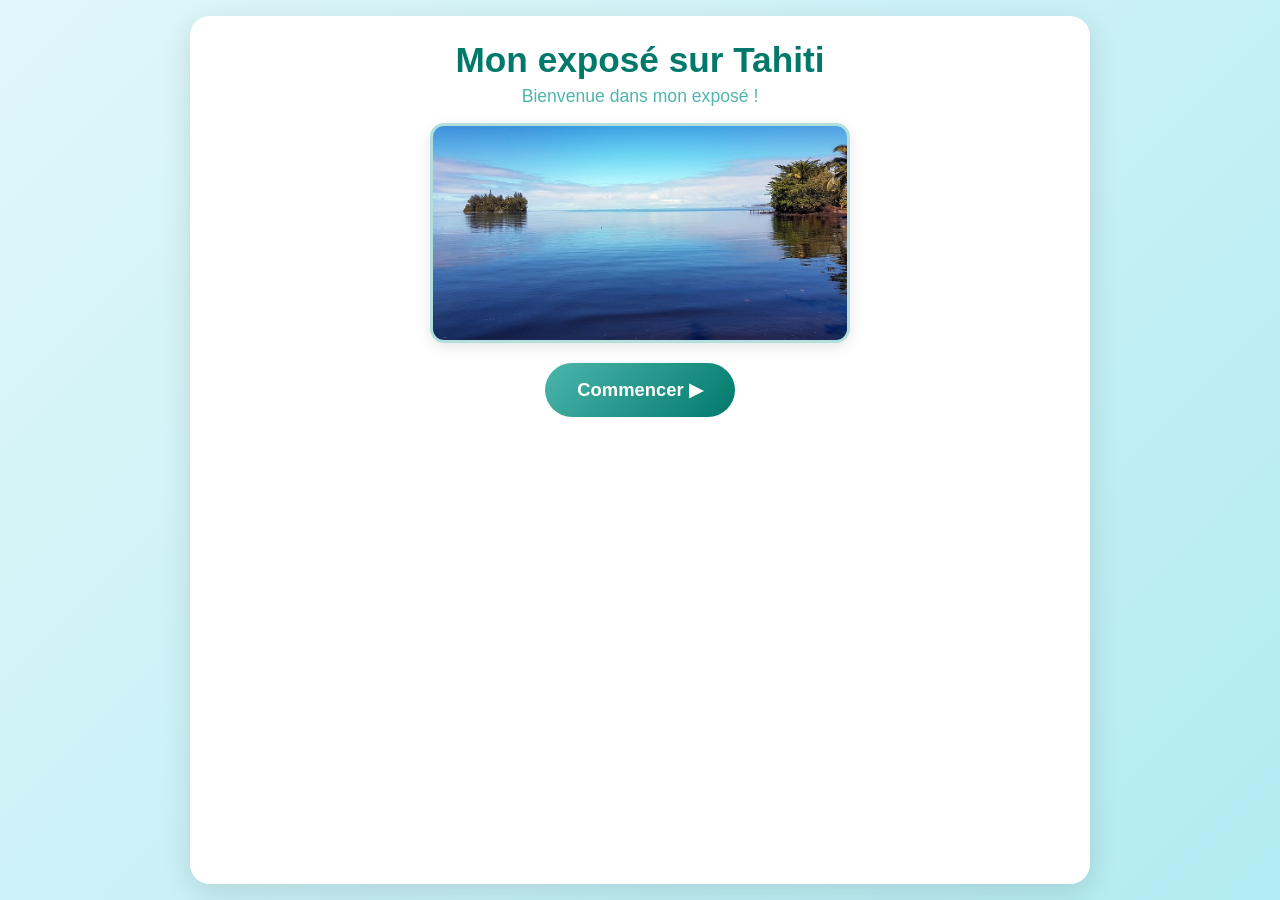
<file: index.html>
<!DOCTYPE html>
<html lang="fr">
<head>
  <meta charset="UTF-8">
  <meta name="viewport" content="width=device-width, initial-scale=1.0">
  <title>Mon exposé sur Tahiti</title>
  <link rel="stylesheet" href="style.css">
</head>
<body data-page="accueil">

  <div class="page">
    <h1 id="titre">Mon exposé sur Tahiti</h1>
    <p class="sous-titre" id="sous-titre">Bienvenue dans mon exposé !</p>

    <div class="image-solo">
      <img src="images/accueil_image1.jpg" alt="Tahiti">
    </div>

    <div class="accueil-nav">
      <a href="partie1.html" class="nav-btn btn-next">Commencer ▶</a>
    </div>
  </div>

  <script src="contenu.js"></script>
  <script src="script.js"></script>
</body>
</html>
</file>
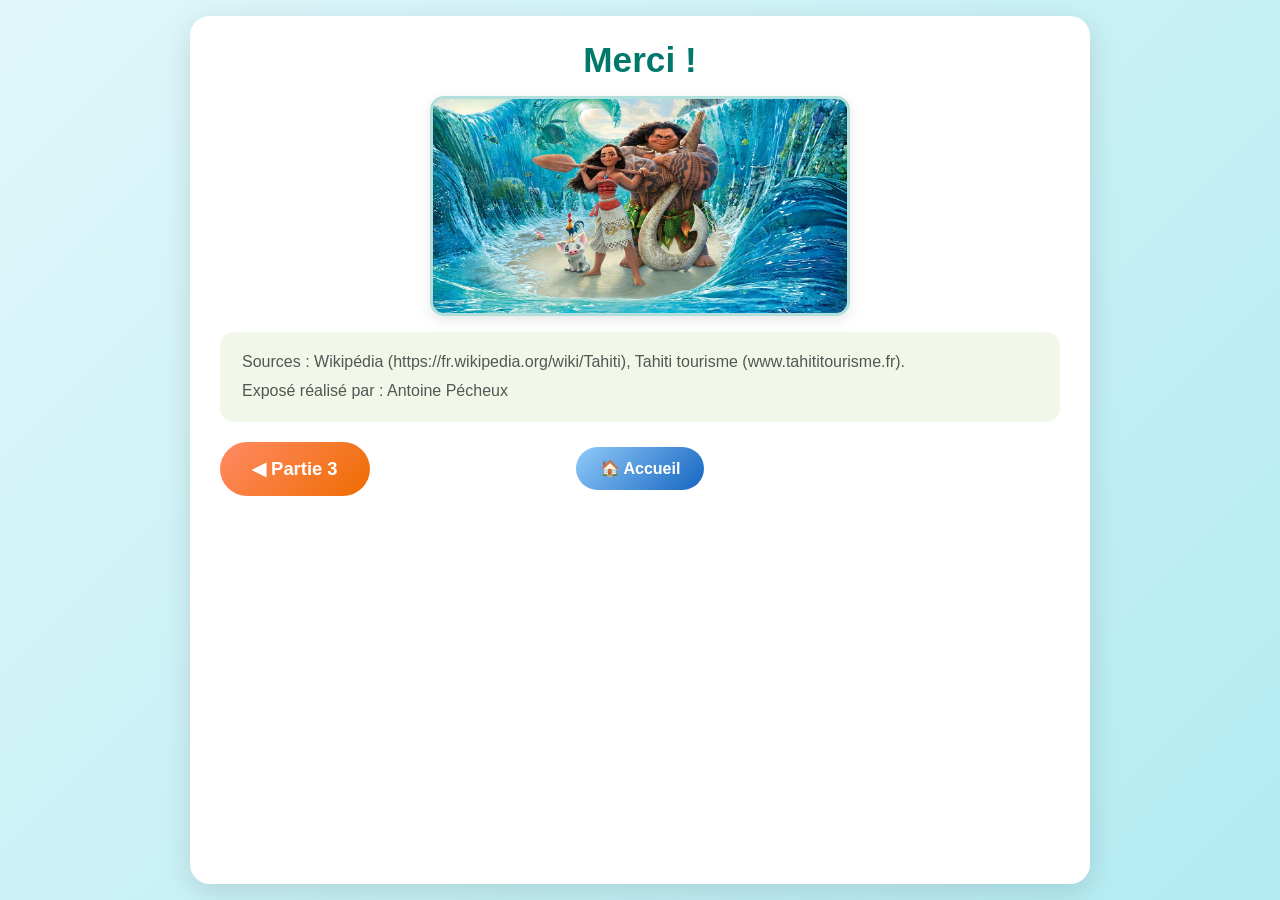
<file: fin.html>
<!DOCTYPE html>
<html lang="fr">
<head>
  <meta charset="UTF-8">
  <meta name="viewport" content="width=device-width, initial-scale=1.0">
  <title>Fin – Tahiti</title>
  <link rel="stylesheet" href="style.css">
</head>
<body data-page="fin">

  <div class="page">
    <h1 id="titre">Merci !</h1>

    <div class="image-solo">
      <img src="images/fin_image1.jpg" alt="Tahiti - Fin">
    </div>

    <div class="credits" id="credits"></div>

    <div class="navigation">
      <a href="partie3.html" class="nav-btn btn-prev">◀ Partie 3</a>
      <a href="index.html" class="nav-btn btn-home">🏠 Accueil</a>
      <div class="nav-btn" style="visibility:hidden">◀ Partie 3</div>
    </div>
  </div>

  <script src="contenu.js"></script>
  <script src="script.js"></script>
</body>
</html>
</file>
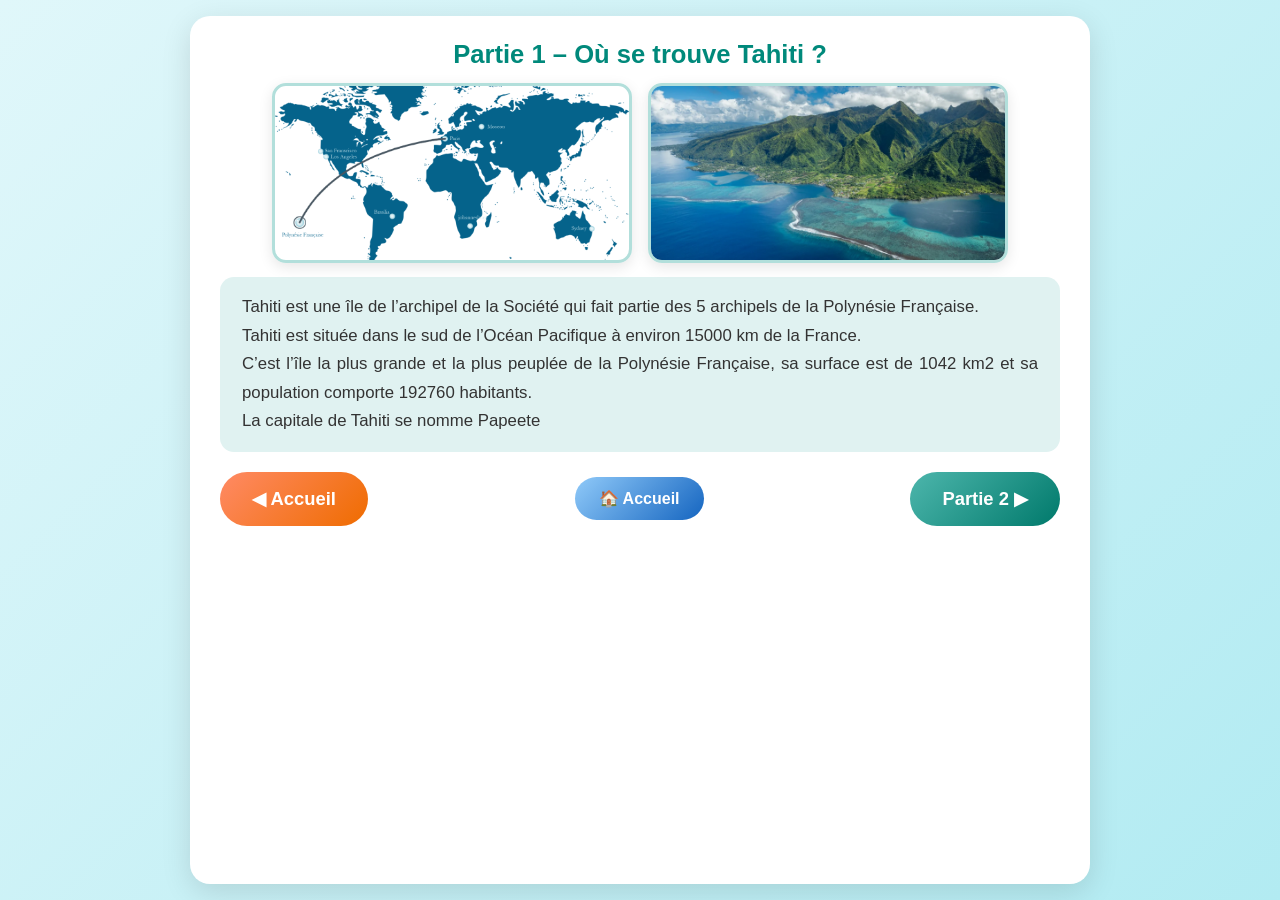
<file: partie1.html>
<!DOCTYPE html>
<html lang="fr">
<head>
  <meta charset="UTF-8">
  <meta name="viewport" content="width=device-width, initial-scale=1.0">
  <title>Partie 1 – Tahiti</title>
  <link rel="stylesheet" href="style.css">
</head>
<body data-page="partie1">

  <div class="page">
    <h2 id="titre">Partie 1</h2>

    <div class="images">
      <img src="images/partie1_image1.jpg" alt="Partie 1 - Image 1">
      <img src="images/partie1_image2.jpg" alt="Partie 1 - Image 2">
    </div>

    <div class="texte" id="texte"></div>

    <div class="navigation">
      <a href="index.html" class="nav-btn btn-prev">◀ Accueil</a>
      <a href="index.html" class="nav-btn btn-home">🏠 Accueil</a>
      <a href="partie2.html" class="nav-btn btn-next">Partie 2 ▶</a>
    </div>
  </div>

  <script src="contenu.js"></script>
  <script src="script.js"></script>
</body>
</html>
</file>
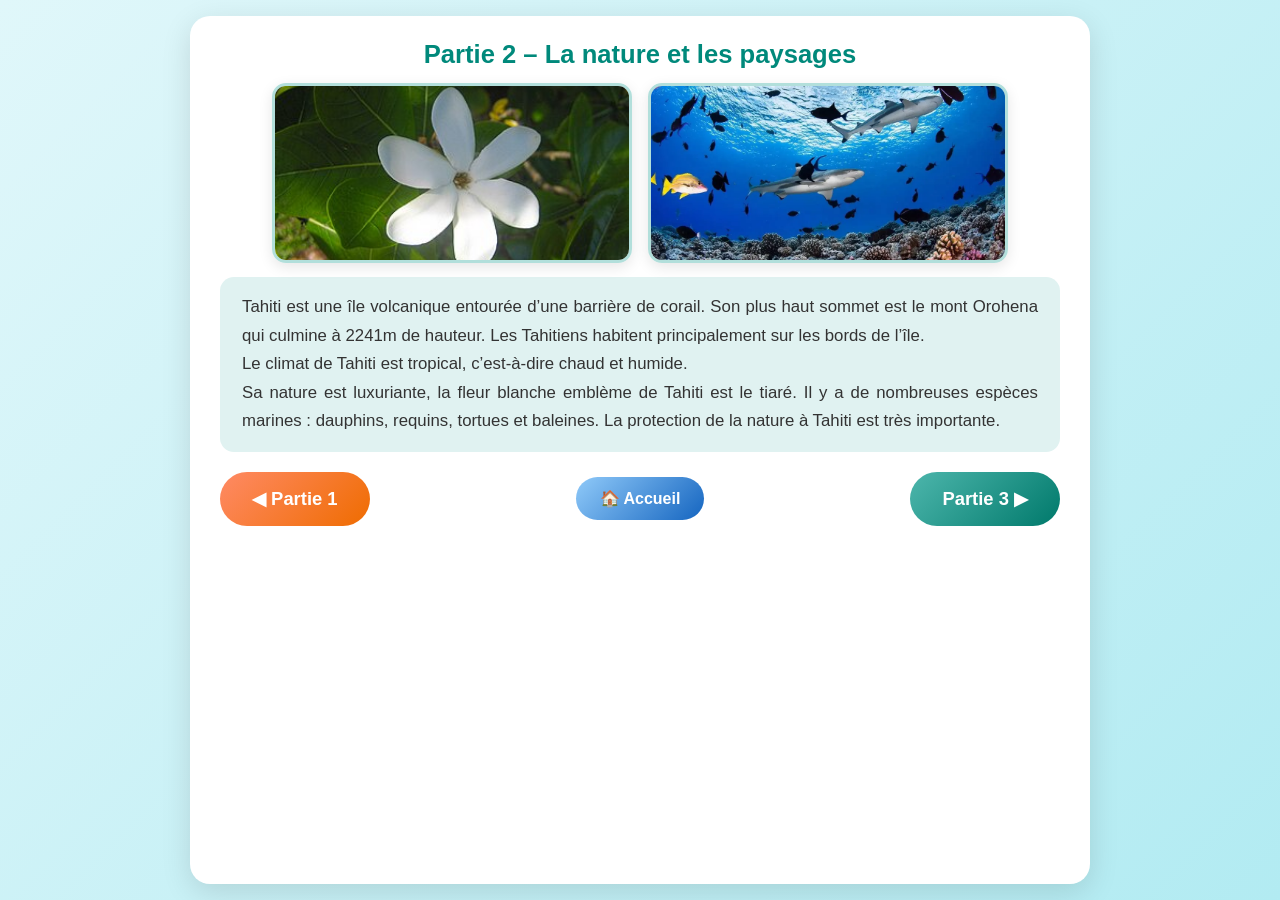
<file: partie2.html>
<!DOCTYPE html>
<html lang="fr">
<head>
  <meta charset="UTF-8">
  <meta name="viewport" content="width=device-width, initial-scale=1.0">
  <title>Partie 2 – Tahiti</title>
  <link rel="stylesheet" href="style.css">
</head>
<body data-page="partie2">

  <div class="page">
    <h2 id="titre">Partie 2</h2>

    <div class="images">
      <img src="images/partie2_image1.jpg" alt="Partie 2 - Image 1">
      <img src="images/partie2_image2.jpg" alt="Partie 2 - Image 2">
    </div>

    <div class="texte" id="texte"></div>

    <div class="navigation">
      <a href="partie1.html" class="nav-btn btn-prev">◀ Partie 1</a>
      <a href="index.html" class="nav-btn btn-home">🏠 Accueil</a>
      <a href="partie3.html" class="nav-btn btn-next">Partie 3 ▶</a>
    </div>
  </div>

  <script src="contenu.js"></script>
  <script src="script.js"></script>
</body>
</html>
</file>
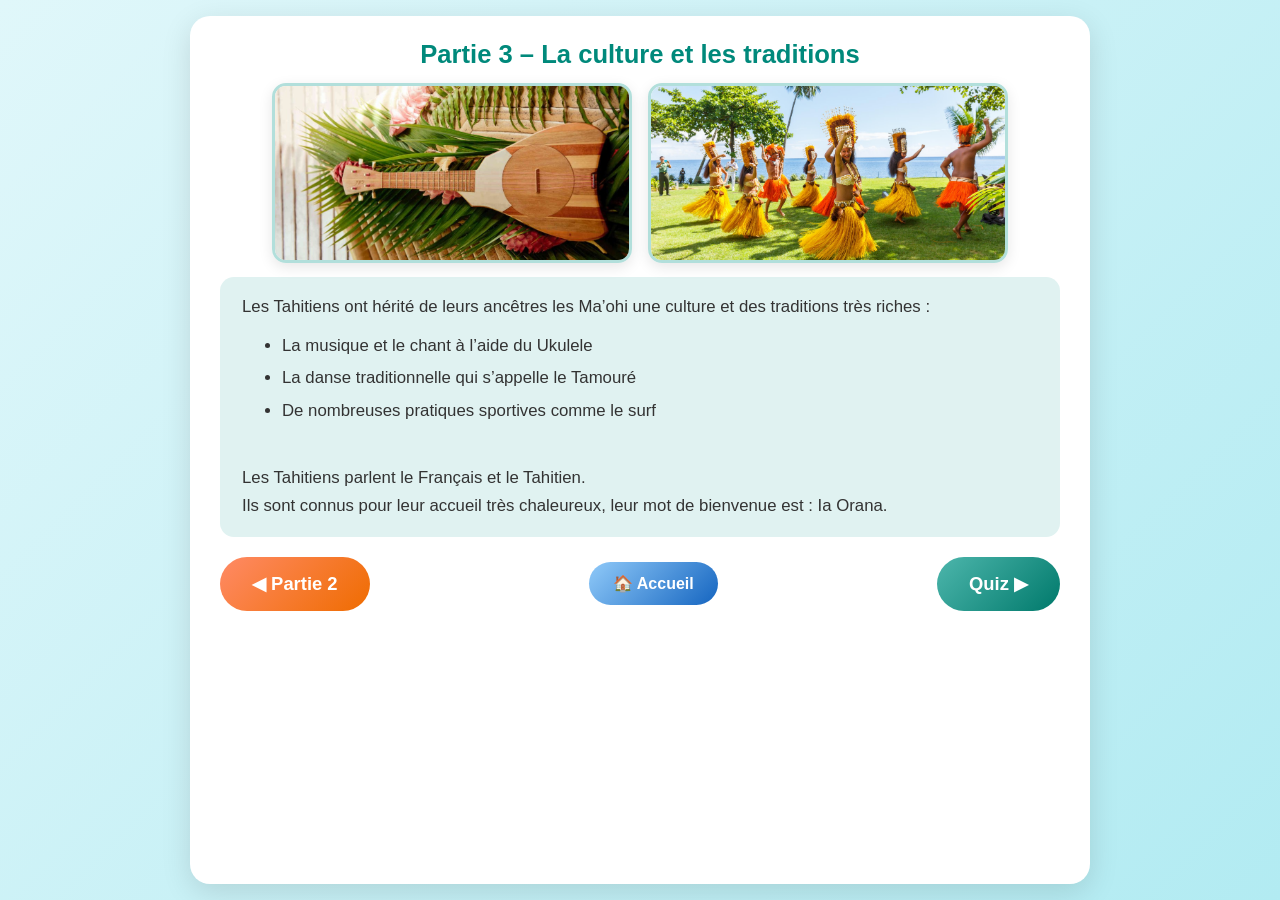
<file: partie3.html>
<!DOCTYPE html>
<html lang="fr">
<head>
  <meta charset="UTF-8">
  <meta name="viewport" content="width=device-width, initial-scale=1.0">
  <title>Partie 3 – Tahiti</title>
  <link rel="stylesheet" href="style.css">
</head>
<body data-page="partie3">

  <div class="page">
    <h2 id="titre">Partie 3</h2>

    <div class="images">
      <img src="images/partie3_image1.jpg" alt="Partie 3 - Image 1">
      <img src="images/partie3_image2.jpg" alt="Partie 3 - Image 2">
    </div>

    <div class="texte" id="texte"></div>

    <div class="navigation">
      <a href="partie2.html" class="nav-btn btn-prev">◀ Partie 2</a>
      <a href="index.html" class="nav-btn btn-home">🏠 Accueil</a>
      <a href="quiz.html" class="nav-btn btn-next">Quiz ▶</a>
    </div>
  </div>

  <script src="contenu.js"></script>
  <script src="script.js"></script>
</body>
</html>
</file>
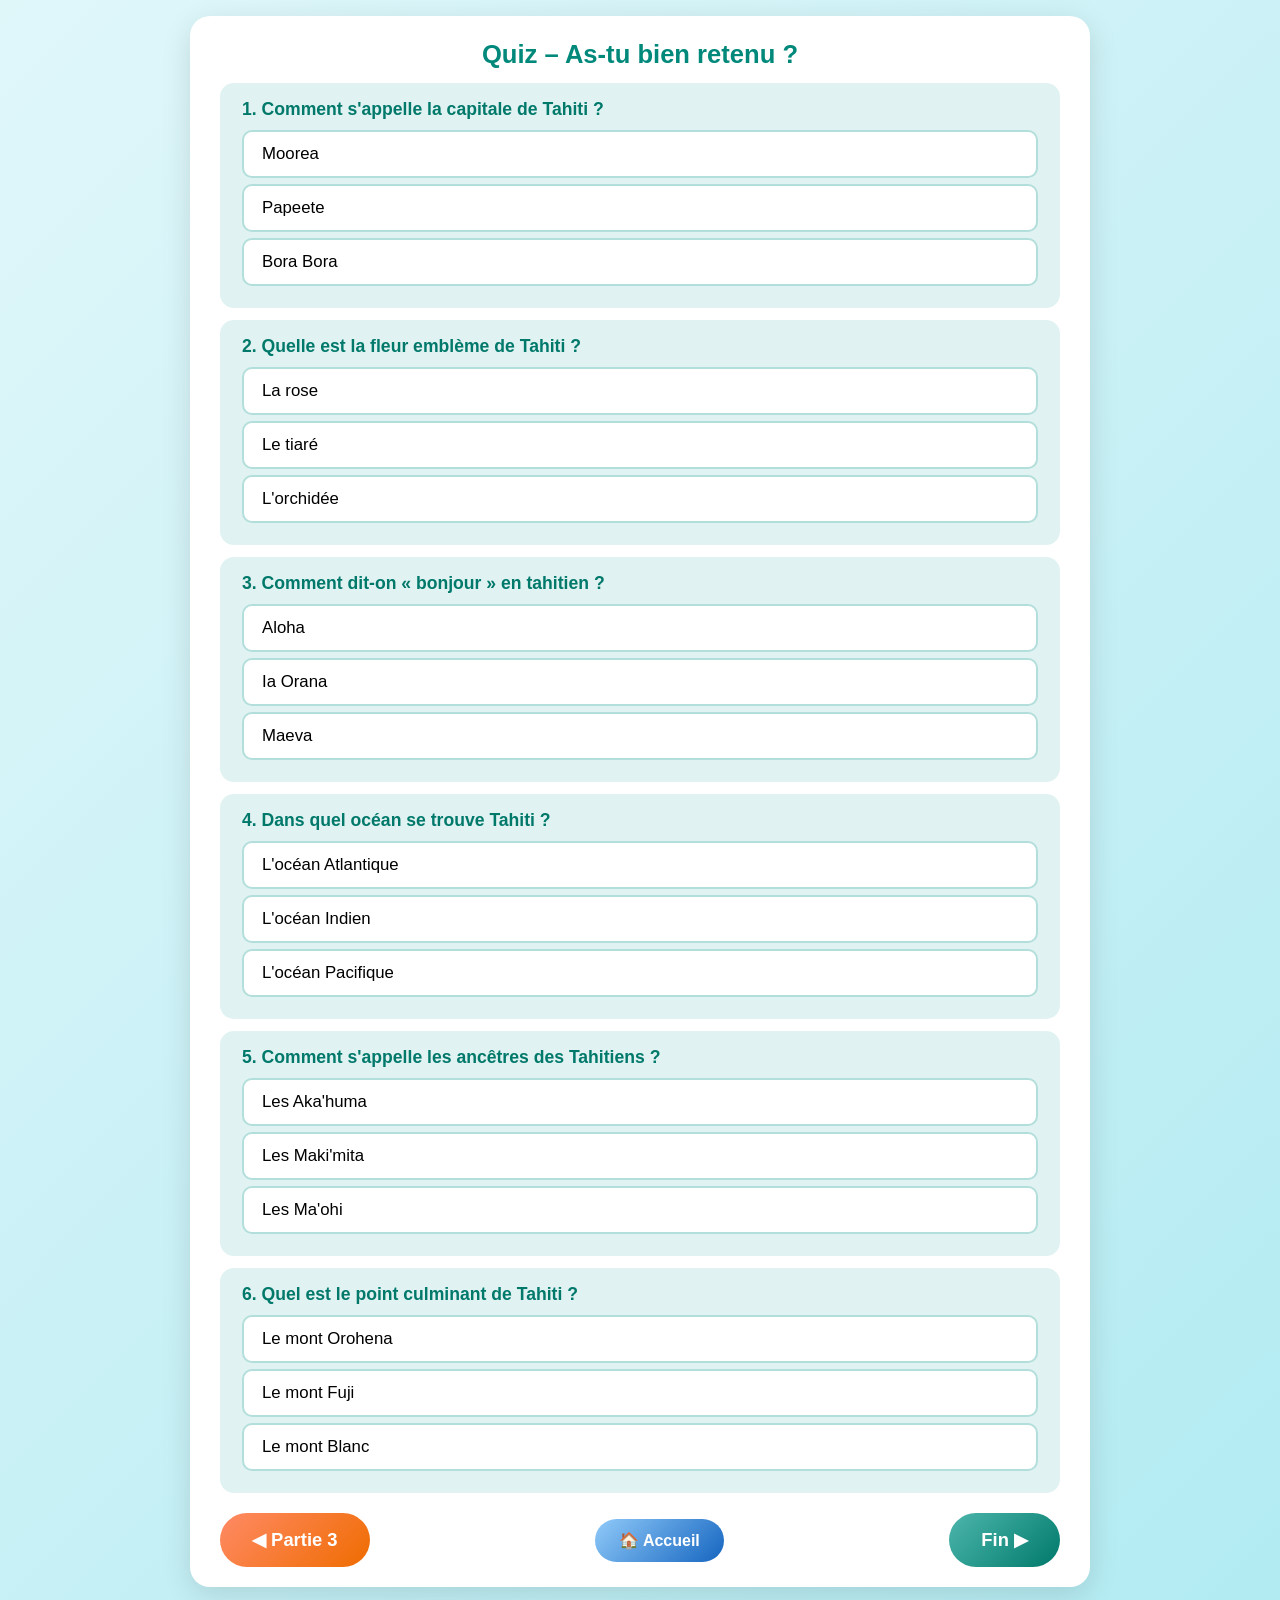
<file: quiz.html>
<!DOCTYPE html>
<html lang="fr">
<head>
  <meta charset="UTF-8">
  <meta name="viewport" content="width=device-width, initial-scale=1.0">
  <title>Quiz – Tahiti</title>
  <link rel="stylesheet" href="style.css">
</head>
<body data-page="quiz">

  <div class="page">
    <h2 id="titre">Quiz</h2>

    <div id="quiz-container"></div>

    <div id="quiz-resultat" class="quiz-resultat" style="display:none;"></div>

    <div class="navigation">
      <a href="partie3.html" class="nav-btn btn-prev">◀ Partie 3</a>
      <a href="index.html" class="nav-btn btn-home">🏠 Accueil</a>
      <a href="fin.html" class="nav-btn btn-next">Fin ▶</a>
    </div>
  </div>

  <script src="contenu.js"></script>
  <script src="script.js"></script>
</body>
</html>
</file>
<file: style.css>
/* === Reset & Base === */
* {
  margin: 0;
  padding: 0;
  box-sizing: border-box;
}

body {
  font-family: 'Segoe UI', Arial, sans-serif;
  background: linear-gradient(135deg, #e0f7fa 0%, #b2ebf2 100%);
  min-height: 100vh;
  display: flex;
  flex-direction: column;
  align-items: center;
}

/* === Page Container === */
.page {
  max-width: 900px;
  width: 95%;
  margin: 16px auto;
  background: white;
  border-radius: 20px;
  box-shadow: 0 8px 30px rgba(0, 0, 0, 0.12);
  padding: 24px 30px 20px;
  flex: 1;
}

/* === Titles === */
h1 {
  text-align: center;
  color: #00796b;
  font-size: 2.2rem;
  margin-bottom: 6px;
}

.sous-titre {
  text-align: center;
  color: #4db6ac;
  font-size: 1.1rem;
  margin-bottom: 16px;
}

h2 {
  text-align: center;
  color: #00897b;
  font-size: 1.6rem;
  margin-bottom: 14px;
}

/* === Images === */
.images {
  display: flex;
  justify-content: center;
  gap: 16px;
  margin: 14px 0;
  flex-wrap: wrap;
}

.images img {
  width: 360px;
  max-width: 45%;
  height: 180px;
  object-fit: cover;
  border-radius: 14px;
  box-shadow: 0 4px 14px rgba(0, 0, 0, 0.1);
  border: 3px solid #b2dfdb;
}

.image-solo {
  display: flex;
  justify-content: center;
  margin: 16px 0;
}

.image-solo img {
  width: 420px;
  max-width: 70%;
  height: 220px;
  object-fit: cover;
  border-radius: 14px;
  box-shadow: 0 4px 14px rgba(0, 0, 0, 0.1);
  border: 3px solid #b2dfdb;
}

/* === Text Zone === */
.texte {
  background: #e0f2f1;
  border-radius: 14px;
  padding: 16px 22px;
  margin: 12px 0;
  font-size: 1.05rem;
  line-height: 1.7;
  color: #333;
  text-align: justify;
}

/* === Listes à puces === */
.texte ul {
  margin: 10px 0;
  padding-left: 40px;
  text-align: left;
}

.texte ul li {
  margin-bottom: 4px;
}

/* === Credits === */
.credits {
  background: #f1f8e9;
  border-radius: 14px;
  padding: 16px 22px;
  margin: 12px 0;
  font-size: 1rem;
  line-height: 1.8;
  color: #555;
  white-space: pre-line;
}

/* === Navigation Buttons === */
.navigation {
  display: flex;
  justify-content: space-between;
  align-items: center;
  margin-top: 20px;
  gap: 16px;
}

.nav-btn {
  display: inline-flex;
  align-items: center;
  gap: 10px;
  padding: 16px 32px;
  font-size: 1.15rem;
  font-weight: bold;
  border: none;
  border-radius: 50px;
  cursor: pointer;
  text-decoration: none;
  color: white;
  transition: transform 0.15s, box-shadow 0.15s;
}

.nav-btn:hover {
  transform: scale(1.06);
  box-shadow: 0 6px 20px rgba(0, 0, 0, 0.15);
}

.btn-prev {
  background: linear-gradient(135deg, #ff8a65, #ef6c00);
}

.btn-next {
  background: linear-gradient(135deg, #4db6ac, #00796b);
}

.btn-home {
  background: linear-gradient(135deg, #90caf9, #1565c0);
  padding: 12px 24px;
  font-size: 1rem;
}

.nav-spacer {
  flex: 1;
}

/* === Quiz === */
.quiz-question {
  background: #e0f2f1;
  border-radius: 14px;
  padding: 16px 22px;
  margin: 12px 0;
}

.quiz-question-text {
  font-size: 1.1rem;
  font-weight: bold;
  color: #00796b;
  margin-bottom: 10px;
}

.quiz-choix {
  display: block;
  width: 100%;
  padding: 12px 18px;
  margin: 6px 0;
  font-size: 1.05rem;
  border: 2px solid #b2dfdb;
  border-radius: 10px;
  background: white;
  cursor: pointer;
  text-align: left;
  transition: background 0.15s, border-color 0.15s;
}

.quiz-choix:hover {
  background: #e8f5e9;
  border-color: #4db6ac;
}

.quiz-correct {
  background: #c8e6c9 !important;
  border-color: #388e3c !important;
  font-weight: bold;
}

.quiz-faux {
  background: #ffcdd2 !important;
  border-color: #d32f2f !important;
}

.quiz-resultat {
  text-align: center;
  font-size: 1.3rem;
  font-weight: bold;
  color: #00796b;
  padding: 16px;
  margin: 16px 0 0;
  border-radius: 14px;
  background: #e8f5e9;
}

.quiz-parfait {
  background: #fff9c4;
  color: #f57f17;
}

/* === Accueil specific === */
.accueil-nav {
  display: flex;
  justify-content: center;
  margin-top: 20px;
}

/* === Responsive === */
@media (max-width: 600px) {
  .page {
    padding: 24px 16px 20px;
    margin: 16px auto;
  }

  h1 { font-size: 1.6rem; }
  h2 { font-size: 1.3rem; }

  .images img {
    max-width: 100%;
    height: 180px;
  }

  .image-solo img {
    max-width: 100%;
    height: 200px;
  }

  .nav-btn {
    padding: 12px 20px;
    font-size: 1rem;
  }
}
</file>
